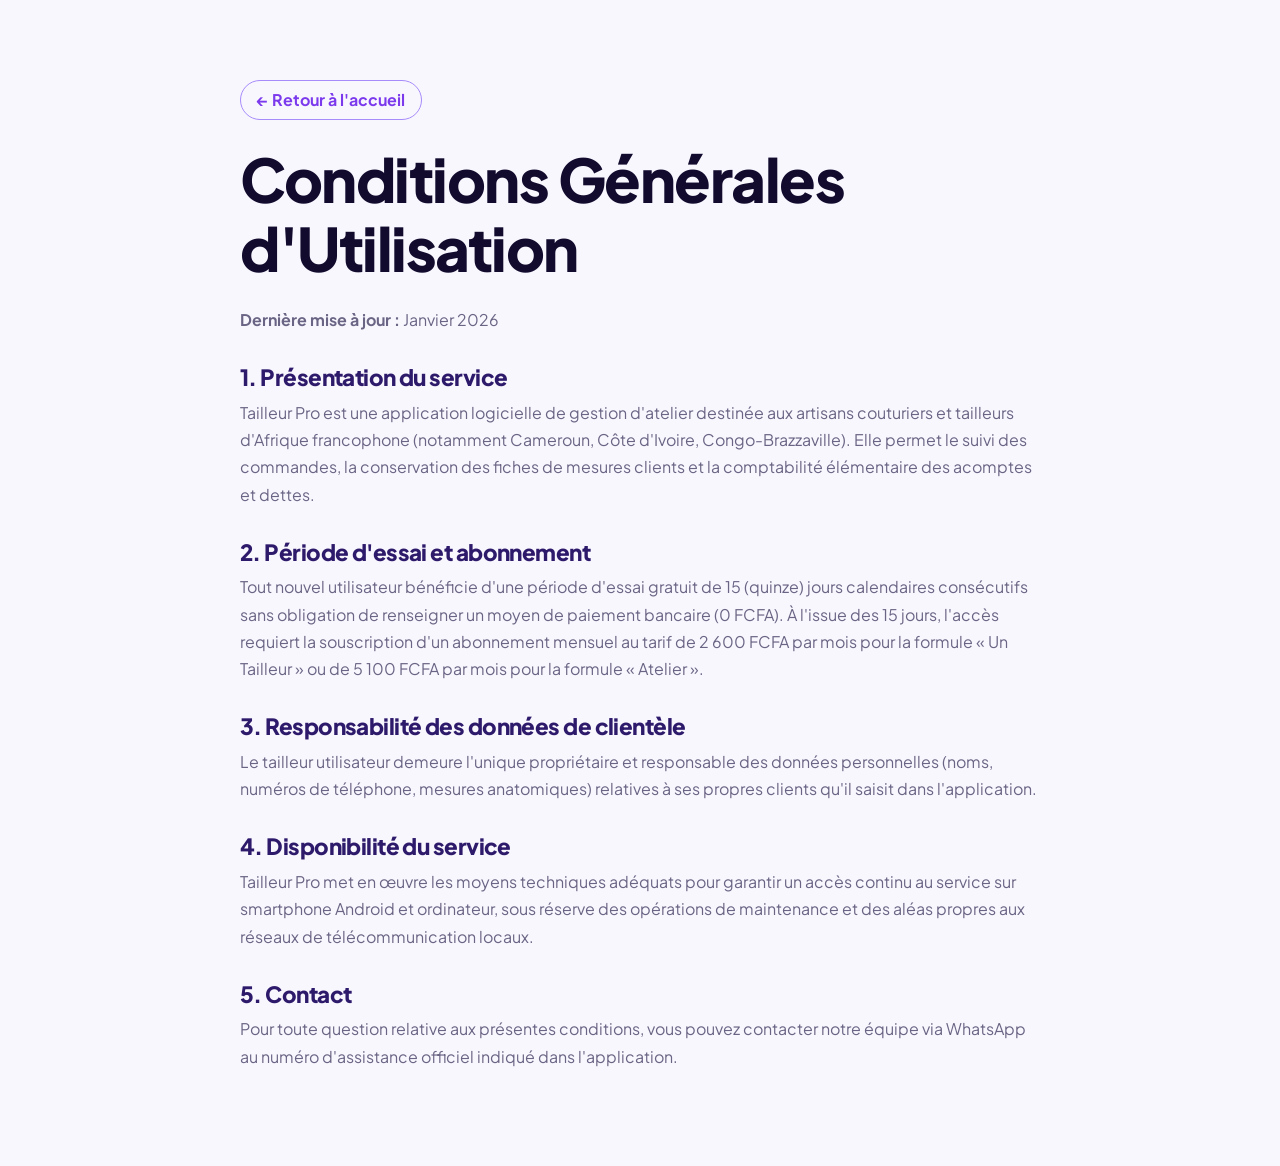
<file: conditions.html>
﻿<!DOCTYPE html>
<html lang="fr">
<head>
  <meta charset="UTF-8">
  <meta name="viewport" content="width=device-width, initial-scale=1.0">
  <title>Conditions Générales d'Utilisation | Tailleur Pro</title>
  <link rel="stylesheet" href="base.css">
  <style>
    .legal-content {
      padding: var(--space-7) 0;
      max-width: 800px;
      margin: 0 auto;
    }
    .legal-content h1 {
      margin-bottom: var(--space-4);
      color: var(--violet-950);
    }
    .legal-content h2 {
      margin-top: var(--space-5);
      margin-bottom: var(--space-2);
      font-size: 1.4rem;
      color: var(--violet-800);
    }
    .legal-content p, .legal-content li {
      margin-bottom: var(--space-3);
      color: var(--texte-doux);
      line-height: 1.7;
    }
    .legal-content ul {
      padding-left: var(--space-4);
      list-style-type: disc;
    }
    .back-nav {
      margin-bottom: var(--space-4);
    }
  </style>
</head>
<body style="background-color: var(--lavande-50);">
  <div class="container legal-content">
    <div class="back-nav">
      <a href="index.html" class="btn btn-outline-violet" style="min-height: 40px; padding: 0 var(--space-3);">
        ← Retour à l'accueil
      </a>
    </div>

    <h1>Conditions Générales d'Utilisation</h1>
    <p><strong>Dernière mise à jour :</strong> Janvier 2026</p>

    <h2>1. Présentation du service</h2>
    <p>Tailleur Pro est une application logicielle de gestion d'atelier destinée aux artisans couturiers et tailleurs d'Afrique francophone (notamment Cameroun, Côte d'Ivoire, Congo-Brazzaville). Elle permet le suivi des commandes, la conservation des fiches de mesures clients et la comptabilité élémentaire des acomptes et dettes.</p>

    <h2>2. Période d'essai et abonnement</h2>
    <p>Tout nouvel utilisateur bénéficie d'une période d'essai gratuit de 15 (quinze) jours calendaires consécutifs sans obligation de renseigner un moyen de paiement bancaire (0 FCFA). À l'issue des 15 jours, l'accès requiert la souscription d'un abonnement mensuel au tarif de 2 600 FCFA par mois pour la formule « Un Tailleur » ou de 5 100 FCFA par mois pour la formule « Atelier ».</p>

    <h2>3. Responsabilité des données de clientèle</h2>
    <p>Le tailleur utilisateur demeure l'unique propriétaire et responsable des données personnelles (noms, numéros de téléphone, mesures anatomiques) relatives à ses propres clients qu'il saisit dans l'application.</p>

    <h2>4. Disponibilité du service</h2>
    <p>Tailleur Pro met en œuvre les moyens techniques adéquats pour garantir un accès continu au service sur smartphone Android et ordinateur, sous réserve des opérations de maintenance et des aléas propres aux réseaux de télécommunication locaux.</p>

    <h2>5. Contact</h2>
    <p>Pour toute question relative aux présentes conditions, vous pouvez contacter notre équipe via WhatsApp au numéro d'assistance officiel indiqué dans l'application.</p>
  </div>
</body>
</html>
</file>
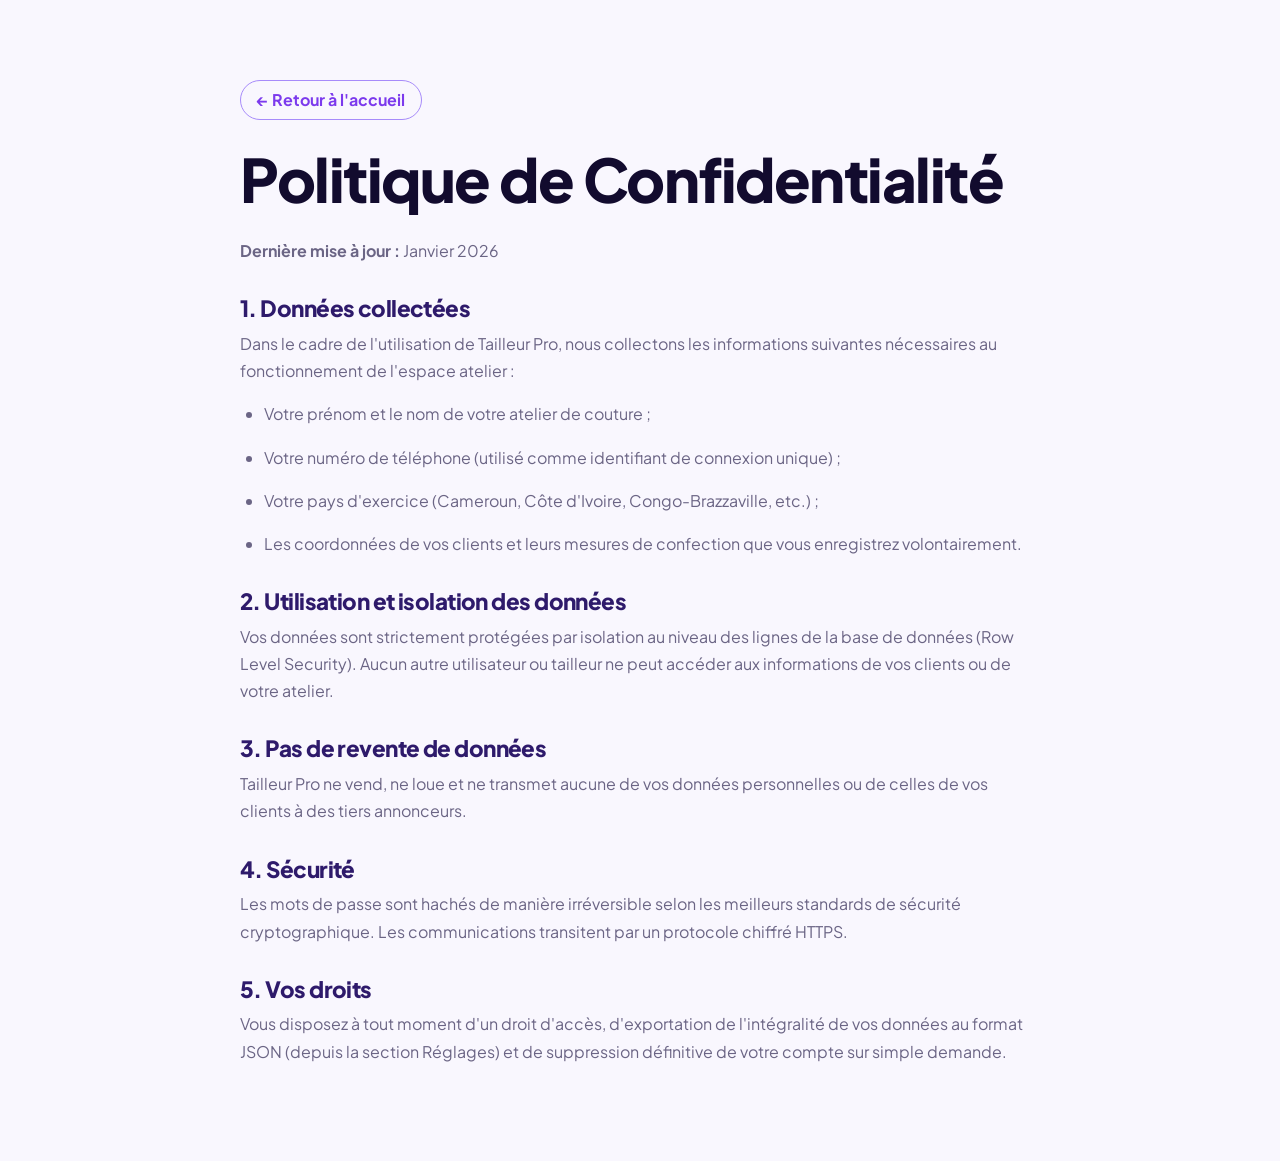
<file: confidentialite.html>
﻿<!DOCTYPE html>
<html lang="fr">
<head>
  <meta charset="UTF-8">
  <meta name="viewport" content="width=device-width, initial-scale=1.0">
  <title>Politique de Confidentialité | Tailleur Pro</title>
  <link rel="stylesheet" href="base.css">
  <style>
    .legal-content {
      padding: var(--space-7) 0;
      max-width: 800px;
      margin: 0 auto;
    }
    .legal-content h1 {
      margin-bottom: var(--space-4);
      color: var(--violet-950);
    }
    .legal-content h2 {
      margin-top: var(--space-5);
      margin-bottom: var(--space-2);
      font-size: 1.4rem;
      color: var(--violet-800);
    }
    .legal-content p, .legal-content li {
      margin-bottom: var(--space-3);
      color: var(--texte-doux);
      line-height: 1.7;
    }
    .legal-content ul {
      padding-left: var(--space-4);
      list-style-type: disc;
    }
    .back-nav {
      margin-bottom: var(--space-4);
    }
  </style>
</head>
<body style="background-color: var(--lavande-50);">
  <div class="container legal-content">
    <div class="back-nav">
      <a href="index.html" class="btn btn-outline-violet" style="min-height: 40px; padding: 0 var(--space-3);">
        ← Retour à l'accueil
      </a>
    </div>

    <h1>Politique de Confidentialité</h1>
    <p><strong>Dernière mise à jour :</strong> Janvier 2026</p>

    <h2>1. Données collectées</h2>
    <p>Dans le cadre de l'utilisation de Tailleur Pro, nous collectons les informations suivantes nécessaires au fonctionnement de l'espace atelier :</p>
    <ul>
      <li>Votre prénom et le nom de votre atelier de couture ;</li>
      <li>Votre numéro de téléphone (utilisé comme identifiant de connexion unique) ;</li>
      <li>Votre pays d'exercice (Cameroun, Côte d'Ivoire, Congo-Brazzaville, etc.) ;</li>
      <li>Les coordonnées de vos clients et leurs mesures de confection que vous enregistrez volontairement.</li>
    </ul>

    <h2>2. Utilisation et isolation des données</h2>
    <p>Vos données sont strictement protégées par isolation au niveau des lignes de la base de données (Row Level Security). Aucun autre utilisateur ou tailleur ne peut accéder aux informations de vos clients ou de votre atelier.</p>

    <h2>3. Pas de revente de données</h2>
    <p>Tailleur Pro ne vend, ne loue et ne transmet aucune de vos données personnelles ou de celles de vos clients à des tiers annonceurs.</p>

    <h2>4. Sécurité</h2>
    <p>Les mots de passe sont hachés de manière irréversible selon les meilleurs standards de sécurité cryptographique. Les communications transitent par un protocole chiffré HTTPS.</p>

    <h2>5. Vos droits</h2>
    <p>Vous disposez à tout moment d'un droit d'accès, d'exportation de l'intégralité de vos données au format JSON (depuis la section Réglages) et de suppression définitive de votre compte sur simple demande.</p>
  </div>
</body>
</html>
</file>
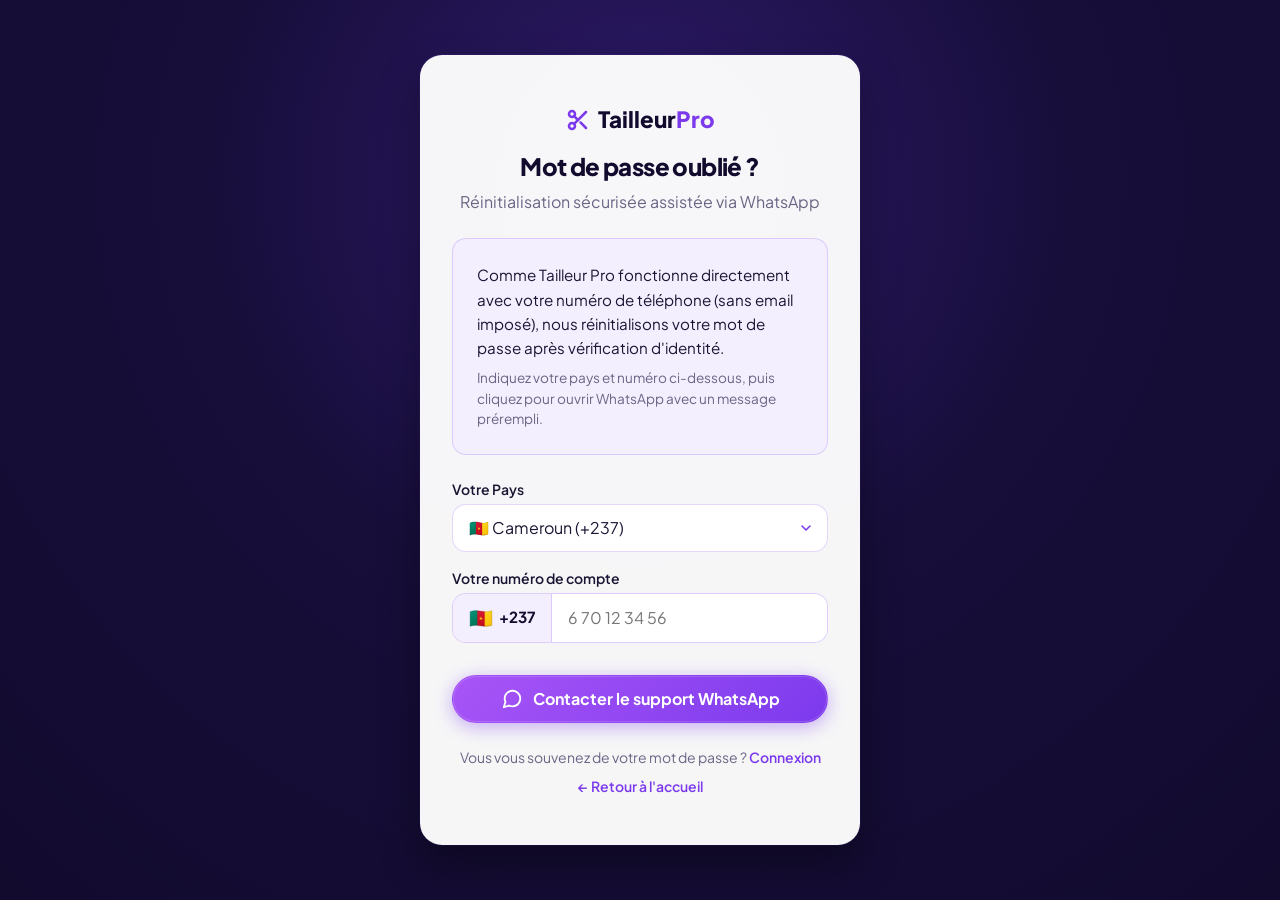
<file: mot-de-passe.html>
﻿<!DOCTYPE html>
<html lang="fr">
<head>
  <meta charset="UTF-8">
  <meta name="viewport" content="width=device-width, initial-scale=1.0">
  <title>Aide Mot de passe oublié | Tailleur Pro</title>
  <meta name="description" content="Assistance pour réinitialiser le mot de passe de votre atelier Tailleur Pro via WhatsApp.">
  <meta name="theme-color" content="#120B2E">
  <link rel="stylesheet" href="base.css">
  <link rel="stylesheet" href="auth.css">
</head>
<body class="auth-page">
  <div class="auth-card">
    <div class="auth-header">
      <a href="index.html" class="auth-brand" aria-label="Retour à l'accueil Tailleur Pro">
        <svg width="24" height="24" viewBox="0 0 24 24" fill="none" stroke="currentColor" stroke-width="2.5" stroke-linecap="round" stroke-linejoin="round" style="color: var(--violet-600);" aria-hidden="true">
          <circle cx="6" cy="6" r="3"></circle>
          <circle cx="6" cy="18" r="3"></circle>
          <line x1="20" y1="4" x2="8.12" y2="15.88"></line>
          <line x1="14.47" y1="14.48" x2="20" y2="20"></line>
          <line x1="8.12" y1="8.12" x2="12" y2="12"></line>
        </svg>
        <span>Tailleur<span style="color:var(--violet-600)">Pro</span></span>
      </a>
      <h1 class="auth-title">Mot de passe oublié ?</h1>
      <p class="auth-subtitle">Réinitialisation sécurisée assistée via WhatsApp</p>
    </div>

    <div style="background: var(--lavande-100); border-radius: var(--radius-md); padding: var(--space-4); margin-bottom: var(--space-4); border: 1px solid rgba(124, 58, 237, 0.2);">
      <p style="font-size: 0.95rem; color: var(--texte); line-height: 1.6; margin-bottom: var(--space-2);">
        Comme Tailleur Pro fonctionne directement avec votre numéro de téléphone (sans email imposé), nous réinitialisons votre mot de passe après vérification d'identité.
      </p>
      <p style="font-size: 0.85rem; color: var(--texte-doux); line-height: 1.5;">
        Indiquez votre pays et numéro ci-dessous, puis cliquez pour ouvrir WhatsApp avec un message prérempli.
      </p>
    </div>

    <!-- Sélecteur de Pays -->
    <div class="form-group">
      <label for="paysSelect" class="form-label">Votre Pays</label>
      <div class="country-select-wrap">
        <select id="paysSelect" class="form-select" data-pays-format="complet" aria-label="Sélectionnez votre pays">
          <!-- Rempli dynamiquement -->
        </select>
        <span class="select-chevron-indicator" aria-hidden="true">
          <svg width="16" height="16" viewBox="0 0 24 24" fill="none" stroke="currentColor" stroke-width="2.4" stroke-linecap="round" stroke-linejoin="round"><polyline points="6 9 12 15 18 9"></polyline></svg>
        </span>
      </div>
    </div>

    <!-- Numéro -->
    <div class="form-group">
      <label for="monTelephone" class="form-label">Votre numéro de compte</label>
      <div class="phone-input-group">
        <div class="phone-country-prefix" id="countryPrefixDisplay" aria-hidden="true">
          <span class="flag">🇨🇲</span>
          <span class="code">+237</span>
        </div>
        <input type="tel" id="monTelephone" class="phone-national-input" placeholder="6 70 12 34 56" inputmode="numeric">
      </div>
    </div>

    <!-- Bouton WhatsApp -->
    <a id="btnWhatsAppReset" href="#" target="_blank" rel="noopener noreferrer" class="btn btn-primary" style="width: 100%; gap: 10px; margin-top: var(--space-3);">
      <svg width="22" height="22" viewBox="0 0 24 24" fill="none" stroke="currentColor" stroke-width="2" stroke-linecap="round" stroke-linejoin="round" aria-hidden="true">
        <path d="M21 11.5a8.38 8.38 0 0 1-.9 3.8 8.5 8.5 0 0 1-7.6 4.7 8.38 8.38 0 0 1-3.8-.9L3 21l1.9-5.7a8.38 8.38 0 0 1-.9-3.8 8.5 8.5 0 0 1 4.7-7.6 8.38 8.38 0 0 1 3.8-.9h.5a8.48 8.48 0 0 1 8 8v.5z"></path>
      </svg>
      <span>Contacter le support WhatsApp</span>
    </a>

    <div class="auth-footer-links">
      <div>Vous vous souvenez de votre mot de passe ? <a href="connexion.html">Connexion</a></div>
      <div><a href="index.html">← Retour à l'accueil</a></div>
    </div>
  </div>

  <script src="env.local.js"></script>
  <script src="config.js"></script>
  <script src="pays.js"></script>
  <script src="i18n.js"></script>
  <script src="utils.js"></script>
  <script>
    document.addEventListener('DOMContentLoaded', () => {
      const paysSelect = document.getElementById('paysSelect');
      const prefixDisplay = document.getElementById('countryPrefixDisplay');
      const inputTel = document.getElementById('monTelephone');
      const btnWA = document.getElementById('btnWhatsAppReset');

      const paysActif = obtenirPaysActif();
      remplirSelectPays(paysSelect, 'complet', paysActif.code);
      if (window.Lang) Lang.init();

      function actualiserAffichage() {
        const p = PAYS[paysSelect.value] || PAYS_PAR_DEFAUT;
        memoriserPaysActif(p.code);
        prefixDisplay.innerHTML = `<span class="flag">${p.drapeau}</span><span class="code">+${p.indicatif}</span>`;
        inputTel.placeholder = p.exemple;
        updateWhatsAppLink();
      }

      function updateWhatsAppLink() {
        const codePays = paysSelect.value;
        const saisie = inputTel.value.trim();
        let telFormatte = saisie;
        if (saisie) {
          const norm = normaliserTelephone(saisie, codePays);
          if (norm.valide) {
            telFormatte = norm.telephoneE164;
          }
        }

        const identifiant = telFormatte || 'mon compte atelier';
        const msg = encodeURIComponent(`Bonjour Tailleur Pro, j'ai oublié le mot de passe de mon compte atelier (${identifiant}). Merci de m'aider à le réinitialiser.`);
        const numSupport = (typeof CONFIG !== 'undefined' && CONFIG.WHATSAPP_SUPPORT) ? CONFIG.WHATSAPP_SUPPORT : '237600000000';
        btnWA.href = `https://wa.me/${numSupport}?text=${msg}`;
      }

      paysSelect.addEventListener('change', actualiserAffichage);
      inputTel.addEventListener('input', () => {
        const detecte = detecterPaysDepuisNumero(inputTel.value);
        if (detecte && detecte.code !== paysSelect.value) {
          paysSelect.value = detecte.code;
          actualiserAffichage();
        } else {
          updateWhatsAppLink();
        }
      });
      actualiserAffichage();
    });
  </script>
</body>
</html>
</file>
<file: base.css>
/**
 * TAILLEUR PRO - BASE CSS & DESIGN SYSTEM
 * =======================================
 * Étape 1 : Système de design moderne violet & blanc inspiré des captures.
 * Dégradés violets profonds, glassmorphism, lueur néon subtile, pilules et micro-animations.
 */

@import url('https://fonts.googleapis.com/css2?family=Plus+Jakarta+Sans:wght@400;500;600;700;800&display=swap');

:root {
  /* --- PALETTE DE COULEURS OFFICIELLE --- */
  --violet-950: #120B2E; /* Fond hero & CTA final */
  --violet-900: #1C1045; /* Nuance intermédiaire sombre */
  --violet-800: #2E1A6B; /* Cartes sombres et dégradés */
  --violet-600: #7C3AED; /* Couleur principale */
  --violet-500: #8B5CF6; /* Accent interactif */
  --violet-400: #A78BFA; /* Texte doux sur fond sombre / bordures */
  --violet-300: #C4B5FD;
  --violet-100: #EDE9FE;
  --lavande-100: #F3EFFF; /* Fond sections claires */
  --lavande-50:  #F9F7FE;

  --blanc: #FFFFFF;
  --noir: #090514;
  --texte: #1B1533;        /* Texte principal sur fond clair */
  --texte-doux: #6B6585;   /* Texte secondaire sur fond clair */
  --texte-blanc-doux: #D6D0EE; /* Texte secondaire sur fond sombre */

  --succes: #22C55E;
  --succes-bg: rgba(34, 197, 94, 0.12);
  --alerte: #F59E0B;
  --alerte-bg: rgba(245, 158, 11, 0.12);
  --danger: #EF4444;
  --danger-bg: rgba(239, 68, 68, 0.12);

  /* --- VERRE & GLASSERIE (GLASSMORPHISM) --- */
  --verre-fond-sombre: rgba(46, 26, 107, 0.45);
  --verre-fond-sombre-survol: rgba(62, 35, 143, 0.6);
  --verre-bordure-sombre: rgba(167, 139, 250, 0.18);
  --verre-lueur-sombre: 0 12px 36px -4px rgba(18, 11, 46, 0.6), 0 0 20px -2px rgba(124, 58, 237, 0.2);

  --verre-fond-clair: rgba(255, 255, 255, 0.85);
  --verre-bordure-clair: rgba(124, 58, 237, 0.12);
  --verre-lueur-clair: 0 10px 30px -4px rgba(46, 26, 107, 0.08), 0 2px 8px rgba(0, 0, 0, 0.04);

  /* --- DÉGRADÉS --- */
  --degrade-bouton: linear-gradient(135deg, #A855F7 0%, #7C3AED 100%);
  --degrade-bouton-survol: linear-gradient(135deg, #B568F8 0%, #6D28D9 100%);
  --degrade-hero: radial-gradient(circle at 50% 20%, #2E1A6B 0%, #170E3A 45%, #120B2E 100%);
  --degrade-texte-violet: linear-gradient(135deg, #FFFFFF 0%, #E9D5FF 50%, #A78BFA 100%);
  --degrade-shimmer: linear-gradient(90deg, #FFFFFF 0%, #C084FC 50%, #A855F7 100%);

  /* --- ÉCHELLE D'ESPACEMENT (4, 8, 16, 24, 32, 48, 80 px) --- */
  --space-1: 4px;
  --space-2: 8px;
  --space-3: 16px;
  --space-4: 24px;
  --space-5: 32px;
  --space-6: 48px;
  --space-7: 80px;

  /* --- RAYONS DE BORDURE --- */
  --radius-sm: 8px;
  --radius-md: 14px;
  --radius-carte: 22px; /* Rayon imposé : 20 à 24 px */
  --radius-pilule: 9999px;

  /* --- TYPOGRAPHIE FLUIDE clamp() --- */
  --font-famille: 'Plus Jakarta Sans', system-ui, -apple-system, 'Segoe UI', Roboto, sans-serif;
  --fs-h1: clamp(2.25rem, 5.5vw + 1rem, 3.75rem);   /* 36px -> 60px */
  --fs-h2: clamp(1.75rem, 3.5vw + 0.8rem, 2.75rem); /* 28px -> 44px */
  --fs-h3: clamp(1.25rem, 2vw + 0.5rem, 1.75rem);    /* 20px -> 28px */
  --fs-grand: clamp(1.125rem, 1.2vw + 0.9rem, 1.25rem); /* 18px -> 20px */
  --fs-corps: 1rem;       /* 16px strict minimum */
  --fs-petit: 0.875rem;   /* 14px badges et métadonnées */

  /* --- HAUTEUR MINIMALE DES ÉLÉMENTS INTERACTIFS --- */
  --hauteur-bouton-min: 48px;
  --hauteur-champ-min: 48px;

  /* --- TRANSITIONS --- */
  --transition-rapide: 0.18s cubic-bezier(0.4, 0, 0.2, 1);
  --transition-douce: 0.3s cubic-bezier(0.16, 1, 0.3, 1);
  --transition-rebond: 0.45s cubic-bezier(0.34, 1.56, 0.64, 1);
}

/* --- RESET MODERNE --- */
*, *::before, *::after {
  box-sizing: border-box;
  margin: 0;
  padding: 0;
}

html {
  font-family: var(--font-famille);
  font-size: 16px;
  line-height: 1.5;
  color: var(--texte);
  background-color: var(--blanc);
  -webkit-font-smoothing: antialiased;
  -moz-osx-font-smoothing: grayscale;
  scroll-behavior: smooth;
  text-rendering: optimizeLegibility;
}

body {
  min-height: 100vh;
  overflow-x: hidden;
  display: flex;
  flex-direction: column;
}

img, svg, picture {
  display: block;
  max-width: 100%;
}

input, button, textarea, select {
  font: inherit;
  color: inherit;
}

a {
  color: inherit;
  text-decoration: none;
}

ul, ol {
  list-style: none;
}

/* --- TYPOGRAPHIE GLOBALE --- */
h1, h2, h3, h4 {
  font-weight: 800;
  line-height: 1.15;
  letter-spacing: -0.025em;
  color: var(--texte);
}

h1 { font-size: var(--fs-h1); }
h2 { font-size: var(--fs-h2); }
h3 { font-size: var(--fs-h3); }

p {
  font-size: var(--fs-corps);
  color: var(--texte-doux);
  line-height: 1.6;
}

/* Focus accessible WCAG */
:focus-visible {
  outline: 2px solid var(--violet-400);
  outline-offset: 3px;
}

/* --- COMPOSANTS DE BASE --- */

/* 1. Bouton CTA Pilule lumineux avec brillance */
.btn {
  display: inline-flex;
  align-items: center;
  justify-content: center;
  gap: var(--space-2);
  min-height: var(--hauteur-bouton-min);
  padding: 0 var(--space-4);
  font-size: var(--fs-corps);
  font-weight: 700;
  border-radius: var(--radius-pilule);
  border: 1px solid transparent;
  cursor: pointer;
  transition: transform var(--transition-rebond), box-shadow var(--transition-douce), background var(--transition-douce), border-color var(--transition-douce);
  text-align: center;
  white-space: nowrap;
  position: relative;
  overflow: hidden;
}

.btn:active {
  transform: scale(0.97);
}

/* CTA Principal Violet Lumineux avec reflet */
.btn-primary {
  background: var(--degrade-bouton);
  color: var(--blanc);
  box-shadow: 0 4px 18px rgba(124, 58, 237, 0.4), 0 0 0 1px rgba(255, 255, 255, 0.15) inset;
}

.btn-primary:hover {
  background: var(--degrade-bouton-survol);
  transform: translateY(-2px) scale(1.02);
  box-shadow: 0 8px 26px rgba(168, 85, 247, 0.55), 0 0 20px rgba(168, 85, 247, 0.35);
}

/* Effet de brillance qui traverse au survol */
.btn-primary::after {
  content: '';
  position: absolute;
  top: -50%;
  left: -60%;
  width: 50%;
  height: 200%;
  background: linear-gradient(
    90deg,
    rgba(255, 255, 255, 0) 0%,
    rgba(255, 255, 255, 0.35) 50%,
    rgba(255, 255, 255, 0) 100%
  );
  transform: rotate(25deg);
  transition: none;
  pointer-events: none;
}

.btn-primary:hover::after {
  left: 140%;
  transition: left 0.8s ease-in-out;
}

/* CTA Secondaire / Transparent verre */
.btn-secondary {
  background: rgba(255, 255, 255, 0.08);
  color: var(--blanc);
  border-color: rgba(255, 255, 255, 0.2);
  backdrop-filter: blur(10px);
  -webkit-backdrop-filter: blur(10px);
}

.btn-secondary:hover {
  background: rgba(255, 255, 255, 0.16);
  border-color: rgba(255, 255, 255, 0.4);
  transform: translateY(-2px);
}

.btn-outline-violet {
  background: transparent;
  color: var(--violet-600);
  border-color: var(--violet-400);
}

.btn-outline-violet:hover {
  background: var(--lavande-100);
  border-color: var(--violet-600);
}

/* Bouton discret header */
.btn-ghost {
  background: transparent;
  color: var(--blanc);
  border: 1px solid transparent;
}

.btn-ghost:hover {
  background: rgba(255, 255, 255, 0.1);
  color: var(--blanc);
}

/* 2. Cartes en Verre (Glassmorphism) */
.card-glass-dark {
  background: var(--verre-fond-sombre);
  backdrop-filter: blur(16px);
  -webkit-backdrop-filter: blur(16px);
  border: 1px solid var(--verre-bordure-sombre);
  border-radius: var(--radius-carte);
  box-shadow: var(--verre-lueur-sombre);
  color: var(--blanc);
  padding: var(--space-4);
  transition: transform var(--transition-douce), border-color var(--transition-douce), box-shadow var(--transition-douce);
}

.card-glass-dark:hover {
  background: var(--verre-fond-sombre-survol);
  border-color: rgba(167, 139, 250, 0.4);
}

.card-glass-light {
  background: var(--verre-fond-clair);
  backdrop-filter: blur(12px);
  -webkit-backdrop-filter: blur(12px);
  border: 1px solid var(--verre-bordure-clair);
  border-radius: var(--radius-carte);
  box-shadow: var(--verre-lueur-clair);
  padding: var(--space-4);
  transition: transform var(--transition-douce), box-shadow var(--transition-douce);
}

.card-glass-light:hover {
  transform: translateY(-4px);
  box-shadow: 0 16px 36px -6px rgba(46, 26, 107, 0.12), 0 0 0 1px rgba(124, 58, 237, 0.15);
}

/* 3. Badges Pilules avec Icône */
.badge {
  display: inline-flex;
  align-items: center;
  gap: var(--space-2);
  padding: var(--space-1) var(--space-3);
  font-size: var(--fs-petit);
  font-weight: 600;
  border-radius: var(--radius-pilule);
  line-height: 1.4;
  width: fit-content;
}

.badge-dark {
  background: rgba(167, 139, 250, 0.14);
  color: var(--violet-300);
  border: 1px solid rgba(167, 139, 250, 0.28);
  backdrop-filter: blur(8px);
}

.badge-violet {
  background: var(--lavande-100);
  color: var(--violet-600);
  border: 1px solid rgba(124, 58, 237, 0.2);
}

.badge-succes {
  background: var(--succes-bg);
  color: var(--succes);
  border: 1px solid rgba(34, 197, 94, 0.3);
}

.badge-alerte {
  background: var(--alerte-bg);
  color: var(--alerte);
  border: 1px solid rgba(245, 158, 11, 0.3);
}

.badge-danger {
  background: var(--danger-bg);
  color: var(--danger);
  border: 1px solid rgba(239, 68, 68, 0.3);
}

/* 4. Formulaires et Champs de Saisie (Accessibilité min 48px) */
.form-group {
  display: flex;
  flex-direction: column;
  gap: var(--space-1);
  margin-bottom: var(--space-3);
  text-align: left;
}

.form-label {
  font-size: var(--fs-petit);
  font-weight: 600;
  color: var(--texte);
}

.form-input, .form-select {
  min-height: var(--hauteur-champ-min);
  padding: 0 var(--space-3);
  border-radius: var(--radius-md);
  border: 1.5px solid rgba(124, 58, 237, 0.2);
  background: var(--blanc);
  color: var(--texte);
  font-size: var(--fs-corps);
  transition: border-color var(--transition-rapide), box-shadow var(--transition-rapide);
  width: 100%;
}

.country-select-wrap {
  position: relative;
  width: 100%;
  display: block;
}

.country-select-wrap .form-select {
  appearance: none;
  -webkit-appearance: none;
  -moz-appearance: none;
  padding-right: 40px;
  cursor: pointer;
}

.select-chevron-indicator {
  position: absolute;
  right: 13px;
  top: 50%;
  transform: translateY(-50%);
  width: 18px;
  height: 18px;
  display: inline-flex;
  align-items: center;
  justify-content: center;
  color: var(--violet-600);
  pointer-events: none;
}

.lang-toggle-btn {
  display: inline-flex;
  align-items: center;
  gap: 5px;
  min-height: 32px;
  padding: 0 10px;
  border-radius: 9999px;
  background: rgba(255, 255, 255, 0.06);
  border: 1px solid rgba(255, 255, 255, 0.14);
  color: rgba(255, 255, 255, 0.7);
  font-size: 0.72rem;
  font-weight: 700;
  letter-spacing: 0.04em;
  cursor: pointer;
  flex-shrink: 0;
  transition: border-color 0.2s ease, background 0.2s ease, color 0.2s ease;
}

.lang-toggle-btn:hover {
  border-color: rgba(182, 92, 255, 0.55);
  background: rgba(120, 56, 216, 0.2);
  color: #FFFFFF;
}

.lang-toggle-btn [data-lang-choice] {
  opacity: 0.58;
  transition: opacity 0.2s ease, color 0.2s ease;
}

.lang-toggle-btn [data-lang-choice].active {
  opacity: 1;
  color: #DFC0FF;
}

.lang-toggle-btn .lang-sep {
  opacity: 0.35;
  font-weight: 400;
}

.form-input:focus, .form-select:focus {
  border-color: var(--violet-600);
  box-shadow: 0 0 0 3px rgba(124, 58, 237, 0.15);
  outline: none;
}

/* 5. Conteneur centré et structure responsive */
.container {
  width: 100%;
  max-width: 1140px;
  margin-left: auto;
  margin-right: auto;
  padding-left: var(--space-3);
  padding-right: var(--space-3);
}

@media (min-width: 768px) {
  .container {
    padding-left: var(--space-4);
    padding-right: var(--space-4);
  }
}

/* Utilitaires visuels */
.text-center { text-align: center; }
.text-violet { color: var(--violet-600); }
.sr-only {
  position: absolute;
  width: 1px;
  height: 1px;
  padding: 0;
  margin: -1px;
  overflow: hidden;
  clip: rect(0, 0, 0, 0);
  white-space: nowrap;
  border: 0;
}

/* Animation Shimmer Dégradé */
@keyframes shimmer {
  0% { background-position: 0% 50%; }
  50% { background-position: 100% 50%; }
  100% { background-position: 0% 50%; }
}

.text-shimmer {
  background: var(--degrade-shimmer);
  background-size: 200% auto;
  -webkit-background-clip: text;
  background-clip: text;
  -webkit-text-fill-color: transparent;
  animation: shimmer 4s ease infinite;
}

/* Support prefers-reduced-motion */
@media (prefers-reduced-motion: reduce) {
  *, *::before, *::after {
    animation-duration: 0.01ms !important;
    animation-iteration-count: 1 !important;
    transition-duration: 0.01ms !important;
    scroll-behavior: auto !important;
  }
  .btn-primary:hover {
    transform: none;
  }
  .card-glass-light:hover {
    transform: none;
  }
  .text-shimmer {
    animation: none;
    background: none;
    -webkit-text-fill-color: var(--violet-400);
    color: var(--violet-400);
  }
}
</file>
<file: auth.css>
/**
 * TAILLEUR PRO - STYLES AUTHENTIFICATION
 * ======================================
 * Pages : inscription.html, connexion.html, mot-de-passe.html
 * Design violet immersif & cartes en verre sur fond lavande / violet
 */

.auth-page {
  min-height: 100vh;
  display: flex;
  flex-direction: column;
  justify-content: center;
  align-items: center;
  background-color: var(--violet-950);
  background-image: var(--degrade-hero);
  padding: var(--space-4) var(--space-3);
  position: relative;
  overflow-x: hidden;
}

.auth-card {
  width: 100%;
  max-width: 440px;
  background: rgba(255, 255, 255, 0.96);
  border-radius: var(--radius-carte);
  padding: var(--space-5) var(--space-4);
  box-shadow: 0 20px 40px rgba(0, 0, 0, 0.35), 0 0 0 1px rgba(124, 58, 237, 0.1);
  position: relative;
  z-index: 2;
}

@media (min-width: 768px) {
  .auth-card {
    padding: var(--space-6) var(--space-5);
  }
}

.auth-header {
  text-align: center;
  margin-bottom: var(--space-4);
  display: flex;
  flex-direction: column;
  align-items: center;
  gap: var(--space-2);
}

.auth-brand {
  display: inline-flex;
  align-items: center;
  gap: var(--space-2);
  margin-bottom: var(--space-2);
  font-weight: 800;
  font-size: 1.4rem;
  color: var(--violet-950);
}

.auth-title {
  font-size: 1.5rem;
  color: var(--violet-950);
}

.auth-subtitle {
  font-size: var(--fs-corps);
  color: var(--texte-doux);
}

/* Groupe Téléphone avec Indicatif Fixe */
.phone-input-group {
  display: flex;
  align-items: center;
  border: 1.5px solid rgba(124, 58, 237, 0.25);
  border-radius: var(--radius-md);
  background: var(--blanc);
  overflow: hidden;
  transition: border-color var(--transition-rapide), box-shadow var(--transition-rapide);
}

.phone-input-group:focus-within {
  border-color: var(--violet-600);
  box-shadow: 0 0 0 3px rgba(124, 58, 237, 0.15);
}

.phone-country-prefix {
  display: flex;
  align-items: center;
  gap: 6px;
  padding: 0 var(--space-3);
  background: var(--lavande-100);
  color: var(--violet-950);
  font-weight: 700;
  font-size: 0.95rem;
  border-right: 1px solid rgba(124, 58, 237, 0.2);
  min-height: var(--hauteur-champ-min);
  user-select: none;
}

.phone-country-prefix span.flag {
  font-size: 1.2rem;
}

.phone-national-input {
  border: none !important;
  box-shadow: none !important;
  padding: 0 var(--space-3);
  flex: 1;
  min-height: var(--hauteur-champ-min);
  font-size: 1rem;
  outline: none;
}

/* Supprimer l'œil natif de Windows / Edge qui se superpose au bouton */
input[type="password"]::-ms-reveal,
input[type="password"]::-ms-clear {
  display: none !important;
  width: 0 !important;
  height: 0 !important;
  visibility: hidden !important;
  pointer-events: none !important;
}

.password-wrapper {
  position: relative;
  display: flex;
  align-items: center;
  width: 100%;
}

.password-wrapper input {
  padding-right: 85px !important; /* Dégage l'espace pour éviter tout chevauchement */
}

.password-toggle-btn {
  position: absolute;
  right: 8px;
  background: var(--lavande-100);
  border: 1px solid rgba(124, 58, 237, 0.2);
  border-radius: var(--radius-sm);
  cursor: pointer;
  color: var(--violet-600);
  padding: 6px 12px;
  font-size: 0.8rem;
  font-weight: 700;
  user-select: none;
  min-height: 32px;
  display: inline-flex;
  align-items: center;
  justify-content: center;
  transition: background-color var(--transition-rapide), color var(--transition-rapide);
}

.password-toggle-btn:hover {
  background: rgba(124, 58, 237, 0.15);
  color: var(--violet-950);
}

.password-strength-bar {
  height: 4px;
  width: 100%;
  background: #E2E8F0;
  border-radius: 2px;
  margin-top: 6px;
  overflow: hidden;
}

.password-strength-fill {
  height: 100%;
  width: 0%;
  transition: width 0.3s ease, background-color 0.3s ease;
}

.auth-checkbox-label {
  display: flex;
  align-items: flex-start;
  gap: var(--space-2);
  font-size: var(--fs-petit);
  color: var(--texte-doux);
  cursor: pointer;
  margin: var(--space-3) 0;
}

.auth-checkbox-label input {
  margin-top: 3px;
  accent-color: var(--violet-600);
  width: 16px;
  height: 16px;
}

.auth-footer-links {
  text-align: center;
  margin-top: var(--space-4);
  font-size: var(--fs-petit);
  color: var(--texte-doux);
  display: flex;
  flex-direction: column;
  gap: var(--space-2);
}

.auth-footer-links a {
  color: var(--violet-600);
  font-weight: 600;
}

.auth-footer-links a:hover {
  text-decoration: underline;
}

.auth-alert-message {
  padding: var(--space-3);
  border-radius: var(--radius-md);
  font-size: var(--fs-petit);
  margin-bottom: var(--space-3);
  display: none;
}

.auth-alert-message.error {
  display: block;
  background: var(--danger-bg);
  color: var(--danger);
  border: 1px solid rgba(239, 68, 68, 0.3);
}

.auth-alert-message.success {
  display: block;
  background: var(--succes-bg);
  color: var(--succes);
  border: 1px solid rgba(34, 197, 94, 0.3);
}
</file>
